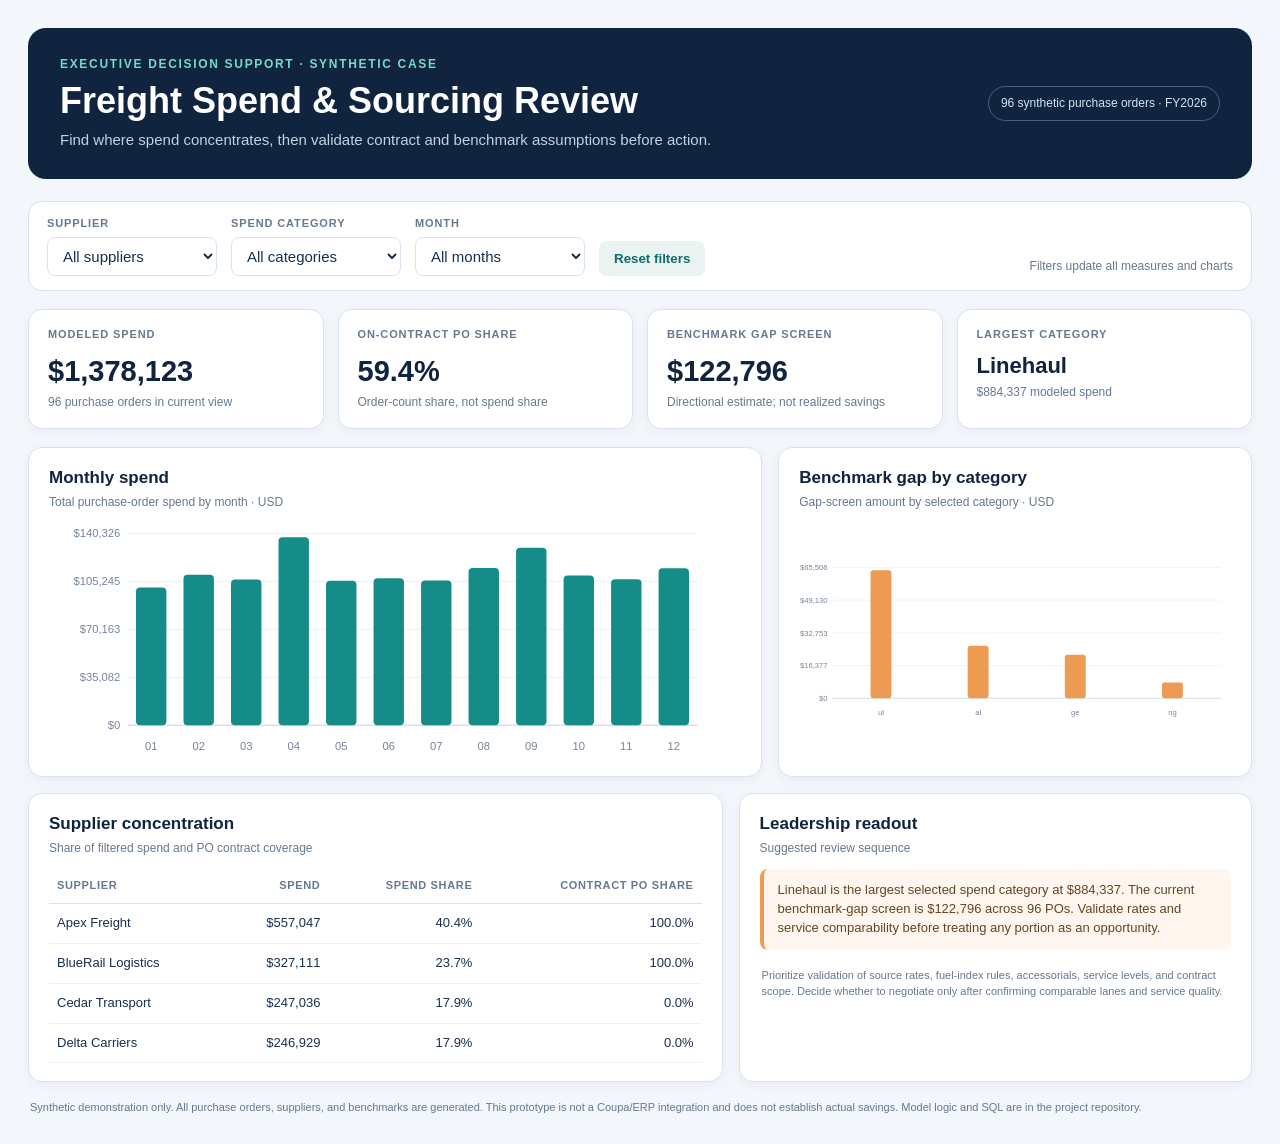
<file: projects/procurement-spend-sourcing-bi/dashboard/index.html>
<!doctype html>
<html lang="en">
<head>
<meta charset="utf-8"><meta name="viewport" content="width=device-width,initial-scale=1">
<meta name="description" content="Interactive synthetic procurement spend and sourcing decision-support dashboard">
<title>Freight Spend &amp; Sourcing Review</title>
<style>
:root{--navy:#10233f;--ink:#19304c;--muted:#657991;--teal:#168c89;--amber:#ed9b52;--line:#d9e2ee;--canvas:#f3f6fa;--white:#fff}
*{box-sizing:border-box}body{margin:0;background:var(--canvas);color:var(--ink);font:15px/1.45 Inter,Segoe UI,Arial,sans-serif}
.shell{max-width:1440px;margin:0 auto;padding:28px}.hero{background:var(--navy);color:white;border-radius:18px;padding:28px 32px;margin-bottom:22px;display:flex;justify-content:space-between;gap:20px;align-items:center}.eyebrow{font-size:12px;font-weight:800;letter-spacing:.14em;color:#74dbc6;text-transform:uppercase}.hero h1{font-size:clamp(25px,3vw,36px);line-height:1.1;margin:8px 0}.hero p{margin:0;color:#c4d2e3}.badge{border:1px solid #48617e;border-radius:999px;padding:8px 12px;color:#d6e4f4;font-size:12px;white-space:nowrap}
.filters{background:white;border:1px solid var(--line);border-radius:14px;padding:14px 18px;display:flex;align-items:end;gap:14px;margin-bottom:18px;flex-wrap:wrap}.field{display:grid;gap:5px;min-width:170px}.field label{font-size:11px;text-transform:uppercase;letter-spacing:.08em;color:var(--muted);font-weight:800}.field select{padding:9px 11px;border:1px solid var(--line);border-radius:8px;background:white;color:var(--ink);font:inherit}.filters button{padding:10px 15px;border:0;border-radius:8px;background:#e8f3f2;color:#116d6a;font-weight:700;cursor:pointer}.filters .hint{margin-left:auto;color:var(--muted);font-size:12px}
.kpis{display:grid;grid-template-columns:repeat(4,minmax(0,1fr));gap:14px;margin-bottom:18px}.card,.panel{background:white;border:1px solid var(--line);border-radius:14px;box-shadow:0 3px 12px #19304c0b}.card{padding:17px 19px}.label{color:var(--muted);font-size:11px;font-weight:800;letter-spacing:.08em;text-transform:uppercase}.value{font-size:29px;font-weight:800;color:var(--navy);margin:7px 0 2px}.sub{color:var(--muted);font-size:12px}
.grid{display:grid;grid-template-columns:minmax(0,1.55fr) minmax(330px,1fr);gap:16px;margin-bottom:16px}.panel{padding:18px 20px;min-width:0}.panel h2{font-size:17px;color:var(--navy);margin:0 0 3px}.panel .caption{font-size:12px;color:var(--muted);margin-bottom:12px}.chart{width:100%;min-height:235px}.chart svg{width:100%;height:235px;display:block;overflow:visible}.axis{stroke:#cbd6e3;stroke-width:1}.gridline{stroke:#e9eef4;stroke-width:1}.axis-label{fill:#74859b;font-size:11px}.bar{fill:var(--teal)}.bar:hover{fill:#0d6e6c}.gapbar{fill:var(--amber)}.legend{font-size:11px;color:var(--muted)}
.bottom{display:grid;grid-template-columns:minmax(0,1.15fr) minmax(300px,.85fr);gap:16px}.table-wrap{overflow:auto}table{border-collapse:collapse;width:100%;font-size:13px}th{text-align:left;color:var(--muted);font-size:11px;text-transform:uppercase;letter-spacing:.06em;padding:9px 8px;border-bottom:1px solid var(--line)}td{padding:10px 8px;border-bottom:1px solid #edf1f5}td.num,th.num{text-align:right}.callout{background:#fff7ef;border-left:4px solid var(--amber);padding:12px 14px;border-radius:8px;color:#644522;font-size:13px}.foot{font-size:11px;color:var(--muted);margin:18px 2px 0}.empty{color:var(--muted);padding:24px;text-align:center}
@media(max-width:900px){.kpis{grid-template-columns:repeat(2,1fr)}.grid,.bottom{grid-template-columns:1fr}.hero{align-items:flex-start;flex-direction:column}.filters .hint{margin-left:0;width:100%}}
@media(max-width:520px){.shell{padding:14px}.kpis{grid-template-columns:1fr 1fr;gap:9px}.card{padding:13px}.value{font-size:23px}.panel{padding:15px}.badge{white-space:normal}}
</style>
</head>
<body>
<main class="shell">
<header class="hero"><div><div class="eyebrow">Executive decision support · synthetic case</div><h1>Freight Spend &amp; Sourcing Review</h1><p>Find where spend concentrates, then validate contract and benchmark assumptions before action.</p></div><div class="badge">96 synthetic purchase orders · FY2026</div></header>
<section class="filters" aria-label="Dashboard filters">
<div class="field"><label for="supplier">Supplier</label><select id="supplier"><option value="all">All suppliers</option></select></div>
<div class="field"><label for="category">Spend category</label><select id="category"><option value="all">All categories</option></select></div>
<div class="field"><label for="month">Month</label><select id="month"><option value="all">All months</option></select></div>
<button id="reset" type="button">Reset filters</button><span class="hint">Filters update all measures and charts</span>
</section>
<section class="kpis" aria-label="Key metrics">
<article class="card"><div class="label">Modeled spend</div><div id="kpiSpend" class="value">—</div><div id="kpiOrders" class="sub">—</div></article>
<article class="card"><div class="label">On-contract PO share</div><div id="kpiContract" class="value">—</div><div class="sub">Order-count share, not spend share</div></article>
<article class="card"><div class="label">Benchmark gap screen</div><div id="kpiGap" class="value">—</div><div class="sub">Directional estimate; not realized savings</div></article>
<article class="card"><div class="label">Largest category</div><div id="kpiCategory" class="value" style="font-size:22px">—</div><div id="kpiCategorySpend" class="sub">—</div></article>
</section>
<section class="grid">
<article class="panel"><h2>Monthly spend</h2><div class="caption">Total purchase-order spend by month · USD</div><div id="monthlyChart" class="chart" role="img" aria-label="Monthly spend bar chart"></div></article>
<article class="panel"><h2>Benchmark gap by category</h2><div class="caption">Gap-screen amount by selected category · USD</div><div id="categoryChart" class="chart" role="img" aria-label="Category benchmark gap chart"></div></article>
</section>
<section class="bottom">
<article class="panel"><h2>Supplier concentration</h2><div class="caption">Share of filtered spend and PO contract coverage</div><div class="table-wrap"><table><thead><tr><th>Supplier</th><th class="num">Spend</th><th class="num">Spend share</th><th class="num">Contract PO share</th></tr></thead><tbody id="supplierRows"></tbody></table></div></article>
<aside class="panel"><h2>Leadership readout</h2><div class="caption">Suggested review sequence</div><div id="readout" class="callout">—</div><p class="foot">Prioritize validation of source rates, fuel-index rules, accessorials, service levels, and contract scope. Decide whether to negotiate only after confirming comparable lanes and service quality.</p></aside>
</section>
<p class="foot">Synthetic demonstration only. All purchase orders, suppliers, and benchmarks are generated. This prototype is not a Coupa/ERP integration and does not establish actual savings. Model logic and SQL are in the project repository.</p>
</main>
<script src="data.js"></script>
<script>
(()=>{'use strict';
const rows=window.SPEND_ROWS||[];const by=id=>document.getElementById(id);const fmt=n=>new Intl.NumberFormat('en-US',{style:'currency',currency:'USD',maximumFractionDigits:0}).format(n);const pct=n=>(n*100).toFixed(1)+'%';
const uniq=k=>[...new Set(rows.map(r=>r[k]))].sort();
for(const [id,key] of [['supplier','supplier'],['category','category'],['month','month']])for(const val of uniq(key)){const o=document.createElement('option');o.value=val;o.textContent=val;by(id).append(o)}
function renderBars(target,items,{labelKey,valueKey,colorClass,formatValue}){const w=620,h=230,left=48,right=14,top=10,bottom=32,plotH=h-top-bottom,plotW=w-left-right,max=Math.max(1,...items.map(x=>x[valueKey]));let s=`<svg viewBox="0 0 ${w} ${h}" role="presentation">`;for(let t=0;t<=4;t++){const y=top+plotH*t/4,val=max*(1-t/4);s+=`<line class="gridline" x1="${left}" y1="${y}" x2="${w-right}" y2="${y}"/><text class="axis-label" x="${left-7}" y="${y+4}" text-anchor="end">${formatValue(val)}</text>`}s+=`<line class="axis" x1="${left}" y1="${top+plotH}" x2="${w-right}" y2="${top+plotH}"/>`;const gap=plotW/Math.max(items.length,1),bw=Math.min(30,gap*.64);items.forEach((x,i)=>{const bh=x[valueKey]/max*(plotH-4),bx=left+i*gap+(gap-bw)/2,by=top+plotH-bh;s+=`<rect class="${colorClass}" x="${bx}" y="${by}" width="${bw}" height="${bh}" rx="4"><title>${x[labelKey]}: ${formatValue(x[valueKey])}</title></rect><text class="axis-label" x="${bx+bw/2}" y="${h-8}" text-anchor="middle">${String(x[labelKey]).slice(-2)}</text>`});s+='</svg>';by(target).innerHTML=items.length?s:'<div class="empty">No records match these filters.</div>'}
function update(){const supplier=by('supplier').value,category=by('category').value,month=by('month').value;const f=rows.filter(r=>(supplier==='all'||r.supplier===supplier)&&(category==='all'||r.category===category)&&(month==='all'||r.month===month));const spend=f.reduce((a,r)=>a+Number(r.spend_usd),0),gap=f.reduce((a,r)=>a+Math.max(0,Number(r.spend_usd)-Number(r.benchmark_rate_usd)),0),contract=f.length?f.filter(r=>Number(r.on_contract_flag)===1).length/f.length:0;by('kpiSpend').textContent=fmt(spend);by('kpiOrders').textContent=`${f.length} purchase orders in current view`;by('kpiContract').textContent=pct(contract);by('kpiGap').textContent=fmt(gap);
const cats=new Map();for(const r of f)cats.set(r.category,(cats.get(r.category)||0)+Number(r.spend_usd));const top=[...cats].sort((a,b)=>b[1]-a[1])[0];by('kpiCategory').textContent=top?top[0]:'—';by('kpiCategorySpend').textContent=top?`${fmt(top[1])} modeled spend`:'';
const months=new Map();for(const r of f)months.set(r.month,(months.get(r.month)||0)+Number(r.spend_usd));renderBars('monthlyChart',[...months].sort().map(([month,value])=>({month,value})),{labelKey:'month',valueKey:'value',colorClass:'bar',formatValue:fmt});const cg=new Map();for(const r of f)cg.set(r.category,(cg.get(r.category)||0)+Math.max(0,Number(r.spend_usd)-Number(r.benchmark_rate_usd)));renderBars('categoryChart',[...cg].sort((a,b)=>b[1]-a[1]).map(([category,value])=>({category,value})),{labelKey:'category',valueKey:'value',colorClass:'gapbar',formatValue:fmt});
const sup=new Map();for(const r of f){const q=sup.get(r.supplier)||{spend:0,orders:0,contract:0};q.spend+=Number(r.spend_usd);q.orders++;q.contract+=Number(r.on_contract_flag);sup.set(r.supplier,q)}const list=[...sup].sort((a,b)=>b[1].spend-a[1].spend);by('supplierRows').innerHTML=list.map(([n,q])=>`<tr><td>${n}</td><td class="num">${fmt(q.spend)}</td><td class="num">${pct(q.spend/spend)}</td><td class="num">${pct(q.contract/q.orders)}</td></tr>`).join('')||'<tr><td colspan="4">No supplier rows for this selection.</td></tr>';
by('readout').textContent=top?`${top[0]} is the largest selected spend category at ${fmt(top[1])}. The current benchmark-gap screen is ${fmt(gap)} across ${f.length} POs. Validate rates and service comparability before treating any portion as an opportunity.`:'No records match the selected filters.'}
for(const id of ['supplier','category','month'])by(id).addEventListener('change',update);by('reset').addEventListener('click',()=>{for(const id of ['supplier','category','month'])by(id).value='all';update()});update();
})();
</script>
</body>
</html>
</file>
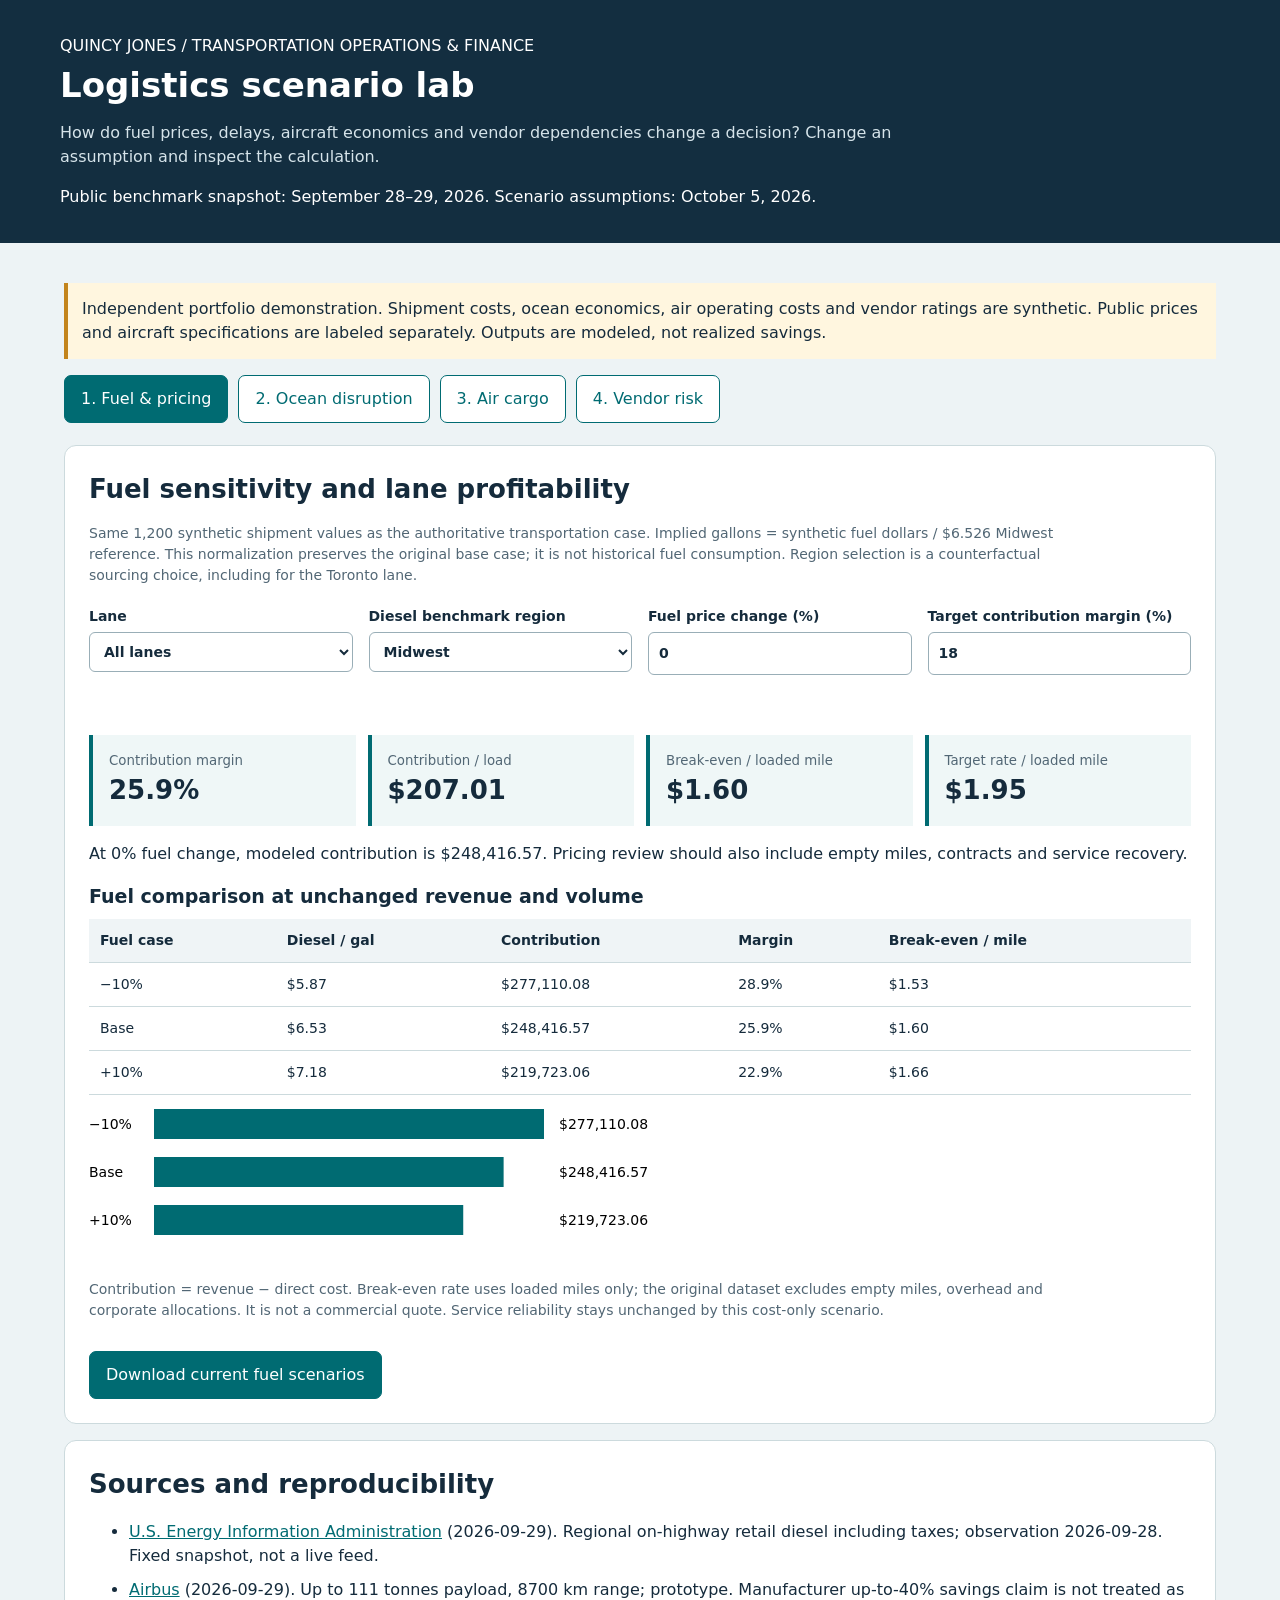
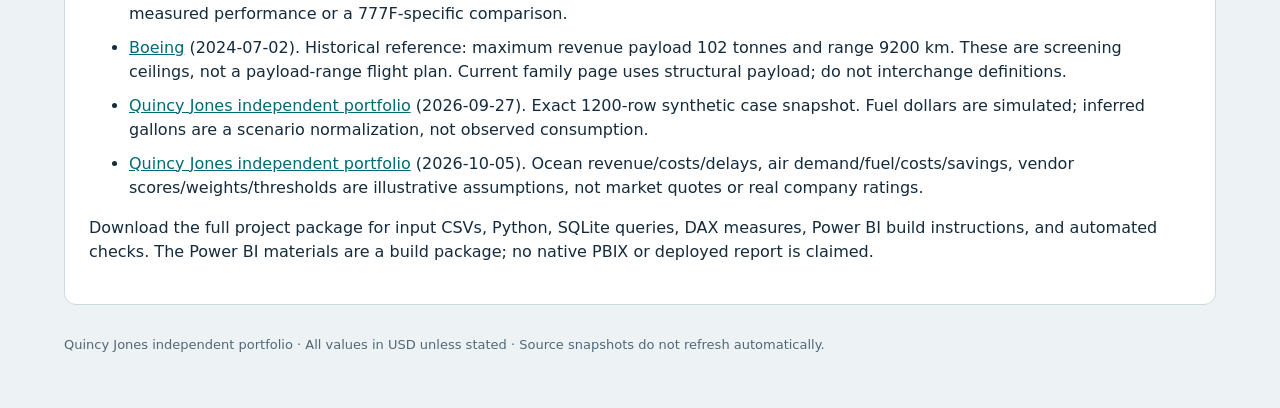
<file: projects/logistics-scenarios/dashboard.html>
<!doctype html>
<html lang="en"><head><meta charset="utf-8"><meta name="viewport" content="width=device-width,initial-scale=1">
<title>Logistics scenario lab | Quincy Jones</title>
<style>
:root{color-scheme:light;--ink:#152b3c;--muted:#526775;--accent:#006b72;--bg:#edf3f5;--line:#ccdadd}*{box-sizing:border-box}body{margin:0;background:var(--bg);color:var(--ink);font:16px/1.5 system-ui,sans-serif}header{background:#132e40;color:white;padding:34px max(24px,calc((100vw - 1160px)/2))}h1{font-size:34px;line-height:1.15;margin:8px 0}header p{max-width:900px;color:#d6e4ea}main{max-width:1200px;margin:auto;padding:24px}nav{display:flex;gap:10px;flex-wrap:wrap;margin-bottom:22px}button{border:1px solid var(--accent);background:white;color:var(--accent);border-radius:7px;padding:11px 16px;font:inherit;cursor:pointer}button[aria-selected=true],button.download{background:var(--accent);color:white}button:focus-visible,input:focus-visible,select:focus-visible{outline:3px solid #f9ae31;outline-offset:3px}.panel{display:none}.panel.active{display:block}.box{background:white;border:1px solid var(--line);border-radius:12px;padding:24px;margin:16px 0}h2{font-size:26px;margin:0 0 10px}h3{font-size:19px;margin:8px 0}.hint{color:var(--muted);font-size:14px;max-width:1000px}.controls{display:grid;grid-template-columns:repeat(auto-fit,minmax(210px,1fr));gap:16px;margin:20px 0}label{display:flex;flex-direction:column;gap:5px;font-size:14px;font-weight:600}input,select{font:inherit;color:var(--ink);border:1px solid #99aeb7;padding:10px;border-radius:6px;background:white;width:100%}.kpis{display:grid;grid-template-columns:repeat(auto-fit,minmax(190px,1fr));gap:12px}.kpi{border-left:4px solid var(--accent);background:#eff7f7;padding:16px}.kpi small{display:block;color:var(--muted)}.kpi strong{display:block;font-size:26px}.tablewrap{overflow:auto}table{border-collapse:collapse;width:100%;font-size:14px;white-space:nowrap}th,td{text-align:left;padding:11px;border-bottom:1px solid var(--line)}th{background:#eff4f6}td input{min-width:65px;width:75px;padding:6px}svg{width:100%;max-width:660px;height:170px;display:block}.error{color:#a02c22;font-weight:600;min-height:24px}.note{background:#fff6df;padding:14px;border-left:4px solid #c3841c}.sources a{color:var(--accent);overflow-wrap:anywhere}.sources li{margin:10px 0}footer{font-size:13px;color:var(--muted);margin:30px 0}.tabs-help{font-size:13px}.download{margin-top:16px}@media(max-width:600px){header{padding:24px}h1{font-size:28px}main{padding:14px}.box{padding:16px}.controls{grid-template-columns:1fr}.kpi strong{font-size:23px}}
</style></head><body>
<header><div>QUINCY JONES / TRANSPORTATION OPERATIONS & FINANCE</div><h1>Logistics scenario lab</h1><p>How do fuel prices, delays, aircraft economics and vendor dependencies change a decision? Change an assumption and inspect the calculation.</p><div>Public benchmark snapshot: September 28–29, 2026. Scenario assumptions: October 5, 2026.</div></header>
<main><p class="note">Independent portfolio demonstration. Shipment costs, ocean economics, air operating costs and vendor ratings are synthetic. Public prices and aircraft specifications are labeled separately. Outputs are modeled, not realized savings.</p>
<nav aria-label="Scenario models" role="tablist"><button role="tab" aria-selected="true" data-tab="fuel">1. Fuel & pricing</button><button role="tab" aria-selected="false" data-tab="ocean">2. Ocean disruption</button><button role="tab" aria-selected="false" data-tab="air">3. Air cargo</button><button role="tab" aria-selected="false" data-tab="vendor">4. Vendor risk</button></nav>
<section id="fuel" class="panel active" role="tabpanel"><div class="box"><h2>Fuel sensitivity and lane profitability</h2><p class="hint">Same 1,200 synthetic shipment values as the authoritative transportation case. Implied gallons = synthetic fuel dollars / $6.526 Midwest reference. This normalization preserves the original base case; it is not historical fuel consumption. Region selection is a counterfactual sourcing choice, including for the Toronto lane.</p>
<div class="controls"><label>Lane<select id="f-lane"></select></label><label>Diesel benchmark region<select id="f-region"></select></label><label>Fuel price change (%)<input id="f-shock" type="number" value="0" min="-100" step="1"></label><label>Target contribution margin (%)<input id="f-target" type="number" value="18" min="0" max="99.9" step="0.1"></label></div><p class="error" id="f-error" role="status"></p><div class="kpis" id="f-kpis"></div><p id="f-takeaway"></p><h3>Fuel comparison at unchanged revenue and volume</h3><div class="tablewrap" id="f-table"></div><div id="f-chart"></div><p class="hint">Contribution = revenue − direct cost. Break-even rate uses loaded miles only; the original dataset excludes empty miles, overhead and corporate allocations. It is not a commercial quote. Service reliability stays unchanged by this cost-only scenario.</p><button class="download" data-export="fuel">Download current fuel scenarios</button></div></section>
<section id="ocean" class="panel" role="tabpanel"><div class="box"><h2>Ocean freight and inventory delay</h2><p class="hint">Fictional shipment economics, separate from the trucking case. Annual carry rate includes financing and inventory costs; baseline transit carry is included once. Extra days add incremental carry, avoiding double counting.</p><div class="controls"><label>Shipment revenue (USD)<input id="o-revenue" type="number" value="18000" min="1"></label><label>Other shipment costs (USD)<input id="o-other" type="number" value="10000" min="0"></label><label>Baseline freight (USD)<input id="o-freight" type="number" value="4000" min="0"></label><label>Inventory value (USD)<input id="o-value" type="number" value="120000" min="0"></label><label>Annual carry rate (%)<input id="o-carry" type="number" value="20" min="0" max="100"></label><label>Baseline transit (days)<input id="o-days" type="number" value="25" min="0"></label><label>Freight rate change (%)<input id="o-shock" type="number" value="25" min="-100"></label><label>Extra transit days<input id="o-extra" type="number" value="10" min="0"></label></div><p class="error" id="o-error" role="status"></p><div class="kpis" id="o-kpis"></div><p id="o-takeaway"></p><div class="tablewrap" id="o-table"></div><p class="hint">Carry cost = inventory value × annual carry rate × transit days / 365. No demand elasticity, lost sales, taxes, demurrage or service penalty is assumed; add evidence before using commercially.</p><button class="download" data-export="ocean">Download current ocean scenarios</button></div></section>
<section id="air" class="panel" role="tabpanel"><div class="box"><h2>Air-cargo mission economics</h2><p class="hint">Compare two modeled missions at the same demand and distance. Published payload and range are screening ceilings; they do not establish a payload-range curve, net capacity after ULDs, dispatch feasibility or actual trip fuel.</p><div class="controls"><label>Route distance (km)<input id="a-distance" type="number" value="6000" min="1"></label><label>Route demand (metric tonnes)<input id="a-demand" type="number" value="80" min="0.1" step="1"></label><label>Reference trip fuel (kg, assumption)<input id="a-fuel" type="number" value="45000" min="1"></label><label>Jet fuel price (USD/kg, assumption)<input id="a-price" type="number" value="0.9" min="0" step="0.05"></label><label>Reference nonfuel cost (USD)<input id="a-other" type="number" value="30000" min="0"></label><label>A350F nonfuel premium (USD)<input id="a-premium" type="number" value="5000" min="0"></label><label>A350F fuel reduction (%, assumption)<input id="a-saving" type="number" value="20" min="0" max="99.9" step="1"></label></div><p class="error" id="a-error" role="status"></p><div class="kpis" id="a-kpis"></div><div class="tablewrap" id="a-table"></div><p id="a-takeaway"></p><p class="note">A350F was in flight testing at the source date. The selected fuel reduction is hypothetical, not a measured A350F-versus-777F result. Both operating-cost inputs require airline mission data before drawing a fleet investment conclusion.</p><p class="hint">Cost/tonne-mile = modeled trip cost / (carried metric tonnes × distance km / 1.609344). Fuel intensity = kg fuel / tonne-km. Utilization means payload utilization, not aircraft hours. Cost/tonne-mile is withheld if demand or distance exceeds the published ceiling. The reference uses Boeing's dated 2024 revenue-payload release, not its current gross structural-payload definition.</p><button class="download" data-export="air">Download current aircraft comparison</button></div></section>
<section id="vendor" class="panel" role="tabpanel"><div class="box"><h2>Vendor risk review</h2><p class="hint">Fictional vendors. Score each factor 0–100, with higher meaning greater risk. Ownership evaluates change-of-control clarity and governance evidence, not nationality. Scores are a transparent prioritization rubric, not probability of failure.</p><h3>Factor weights (must total 100%)</h3><div class="controls" id="v-weights"></div><div class="tablewrap" id="v-inputs"></div><p class="error" id="v-error" role="status"></p><div class="kpis" id="v-kpis"></div><div class="tablewrap" id="v-table"></div><p class="hint">Risk = weighted factor scores. 70+ triggers priority review; 40–69.99 review; below 40 monitor. Any missing factor keeps the score blank. Bounds assign 0 and 100 to missing factors to show uncertainty. These are illustrative thresholds; change them in assumptions.json and rebuild for another policy.</p><p>Evidence to collect: beneficial ownership and change-of-control terms; data permissions and retention; security control evidence and incident response; lane volume shares; substitutability, tested recovery and exit plans.</p><button class="download" data-export="vendor">Download current vendor review</button></div></section>
<div class="box sources"><h2>Sources and reproducibility</h2><ul id="sources"></ul><p>Download the full project package for input CSVs, Python, SQLite queries, DAX measures, Power BI build instructions, and automated checks. The Power BI materials are a build package; no native PBIX or deployed report is claimed.</p></div><footer>Quincy Jones independent portfolio · All values in USD unless stated · Source snapshots do not refresh automatically.</footer></main>
<script id="model-data" type="application/json">{"assumptions": {"as_of": "2026-10-05", "diesel_observation_date": "2026-09-28", "diesel_reference_region": "Midwest", "target_margin": 0.18, "fuel_shocks": [-0.1, 0, 0.1], "ocean": {"revenue_usd": 18000, "nonfreight_cost_usd": 10000, "freight_usd": 4000, "inventory_value_usd": 120000, "annual_carry_rate": 0.2, "baseline_transit_days": 25}, "ocean_cases": [{"case": "Base", "rate_change": 0, "extra_days": 0}, {"case": "Disruption", "rate_change": 0.25, "extra_days": 10}, {"case": "Severe", "rate_change": 0.5, "extra_days": 20}], "air": {"distance_km": 6000, "demand_tonnes": 80, "reference_fuel_kg": 45000, "fuel_usd_per_kg": 0.9, "nonfuel_trip_cost_usd": 30000, "a350f_fuel_saving_assumption": 0.2, "a350f_nonfuel_premium_usd": 5000}, "vendor_weights": {"ownership": 0.15, "data_access": 0.2, "cybersecurity": 0.25, "route_concentration": 0.2, "operational_dependency": 0.2}, "vendor_thresholds": {"review": 40, "priority": 70}}, "diesel": [{"region": "U.S.", "observation_date": "2026-09-28", "usd_per_gallon": "6.382", "source_id": "EIA"}, {"region": "East Coast", "observation_date": "2026-09-28", "usd_per_gallon": "6.137", "source_id": "EIA"}, {"region": "New England", "observation_date": "2026-09-28", "usd_per_gallon": "6.510", "source_id": "EIA"}, {"region": "Central Atlantic", "observation_date": "2026-09-28", "usd_per_gallon": "6.531", "source_id": "EIA"}, {"region": "Lower Atlantic", "observation_date": "2026-09-28", "usd_per_gallon": "5.953", "source_id": "EIA"}, {"region": "Midwest", "observation_date": "2026-09-28", "usd_per_gallon": "6.526", "source_id": "EIA"}, {"region": "Gulf Coast", "observation_date": "2026-09-28", "usd_per_gallon": "5.955", "source_id": "EIA"}, {"region": "Rocky Mountain", "observation_date": "2026-09-28", "usd_per_gallon": "6.407", "source_id": "EIA"}, {"region": "West Coast", "observation_date": "2026-09-28", "usd_per_gallon": "7.357", "source_id": "EIA"}, {"region": "West Coast less California", "observation_date": "2026-09-28", "usd_per_gallon": "6.643", "source_id": "EIA"}, {"region": "California", "observation_date": "2026-09-28", "usd_per_gallon": "8.181", "source_id": "EIA"}], "aircraft": [{"aircraft": "777F reference", "reported_payload_tonnes": "102", "payload_definition": "Published maximum revenue payload in 2024 release", "range_km": "9200", "source_id": "BOEING_2024", "status": "In-service reference specification"}, {"aircraft": "A350F", "reported_payload_tonnes": "111", "payload_definition": "Published up-to payload in 2026 release", "range_km": "8700", "source_id": "AIRBUS_2026", "status": "Prototype flight-test program"}], "vendors": [{"vendor_id": "V01", "vendor_name": "Sample Carrier A", "ownership": "20", "data_access": "40", "cybersecurity": "35", "route_concentration": "75", "operational_dependency": "80", "evidence_status": "Complete fictional evidence"}, {"vendor_id": "V02", "vendor_name": "Sample Platform B", "ownership": "45", "data_access": "90", "cybersecurity": "85", "route_concentration": "25", "operational_dependency": "90", "evidence_status": "Complete fictional evidence"}, {"vendor_id": "V03", "vendor_name": "Sample Carrier C", "ownership": "20", "data_access": "20", "cybersecurity": "25", "route_concentration": "20", "operational_dependency": "30", "evidence_status": "Complete fictional evidence"}, {"vendor_id": "V04", "vendor_name": "Sample Platform D", "ownership": "50", "data_access": "75", "cybersecurity": "", "route_concentration": "60", "operational_dependency": "70", "evidence_status": "Cybersecurity evidence missing"}], "base_lanes": [{"lane": "Detroit-Chicago", "shipments": 200, "revenue_usd": 122907.58, "base_fuel_usd": 35111.18, "inferred_gallons": 5380.199203187251, "scenario_fuel_usd": 35111.18, "nonfuel_cost_usd": 56712.11, "direct_cost_usd": 91823.29000000001, "contribution_usd": 31084.289999999994, "contribution_margin": 0.25290783530193983, "margin_per_load_usd": 155.42144999999996, "break_even_rate_usd_per_loaded_mile": 1.6624113333936816, "target_rate_usd_per_loaded_mile": 2.0273308943825383, "required_revenue_uplift": 0, "on_time_rate": 0.915, "loaded_miles": 55235.0}, {"lane": "Detroit-Cleveland", "shipments": 200, "revenue_usd": 81572.29, "base_fuel_usd": 23142.27, "inferred_gallons": 3546.164572479314, "scenario_fuel_usd": 23142.27, "nonfuel_cost_usd": 44109.92, "direct_cost_usd": 67252.19, "contribution_usd": 14320.099999999991, "contribution_margin": 0.1755510357745258, "margin_per_load_usd": 71.60049999999995, "break_even_rate_usd_per_loaded_mile": 1.9837818943394, "target_rate_usd_per_loaded_mile": 2.419246212609024, "required_revenue_uplift": 0.00542556612862688, "on_time_rate": 0.925, "loaded_miles": 33901.0}, {"lane": "Detroit-Atlanta", "shipments": 200, "revenue_usd": 290721.1, "base_fuel_usd": 90159.15, "inferred_gallons": 13815.376953723568, "scenario_fuel_usd": 90159.15, "nonfuel_cost_usd": 116287.13, "direct_cost_usd": 206446.28, "contribution_usd": 84274.81999999998, "contribution_margin": 0.28988202094722393, "margin_per_load_usd": 421.3740999999999, "break_even_rate_usd_per_loaded_mile": 1.4278244390959138, "target_rate_usd_per_loaded_mile": 1.7412493159706266, "required_revenue_uplift": 0, "on_time_rate": 0.88, "loaded_miles": 144588.0}, {"lane": "Detroit-Toronto", "shipments": 200, "revenue_usd": 117231.29, "base_fuel_usd": 33017.25, "inferred_gallons": 5059.339564817653, "scenario_fuel_usd": 33017.25, "nonfuel_cost_usd": 55189.73, "direct_cost_usd": 88206.98000000001, "contribution_usd": 29024.309999999983, "contribution_margin": 0.24758159702925717, "margin_per_load_usd": 145.12154999999993, "break_even_rate_usd_per_loaded_mile": 1.8813074265239094, "target_rate_usd_per_loaded_mile": 2.2942773494194015, "required_revenue_uplift": 0, "on_time_rate": 0.94, "loaded_miles": 46886.0}, {"lane": "Detroit-Nashville", "shipments": 200, "revenue_usd": 223887.85, "base_fuel_usd": 69729.72, "inferred_gallons": 10684.909592399632, "scenario_fuel_usd": 69729.72, "nonfuel_cost_usd": 94754.49, "direct_cost_usd": 164484.21000000002, "contribution_usd": 59403.639999999985, "contribution_margin": 0.265327662934813, "margin_per_load_usd": 297.0181999999999, "break_even_rate_usd_per_loaded_mile": 1.5393071984727111, "target_rate_usd_per_loaded_mile": 1.8772039005764767, "required_revenue_uplift": 0, "on_time_rate": 0.9, "loaded_miles": 106856.0}, {"lane": "Detroit-Indianapolis", "shipments": 200, "revenue_usd": 122386.64, "base_fuel_usd": 35775.53, "inferred_gallons": 5481.9996935335585, "scenario_fuel_usd": 35775.53, "nonfuel_cost_usd": 56301.7, "direct_cost_usd": 92077.23, "contribution_usd": 30309.410000000003, "contribution_margin": 0.24765293009106226, "margin_per_load_usd": 151.54705, "break_even_rate_usd_per_loaded_mile": 1.5999796694990356, "target_rate_usd_per_loaded_mile": 1.9511947189012628, "required_revenue_uplift": 0, "on_time_rate": 0.935, "loaded_miles": 57549.0}], "ocean": [{"case": "Base", "rate_change": 0, "extra_days": 0, "revenue_usd": 18000.0, "baseline_freight_usd": 4000.0, "scenario_freight_usd": 4000.0, "baseline_carry_usd": 1643.835616438356, "extra_carry_usd": 0.0, "total_cost_usd": 15643.835616438357, "contribution_usd": 2356.1643835616433, "margin": 0.13089802130898018, "margin_erosion_usd": 0.0, "margin_erosion_pp": 0.0, "total_transit_days": 25.0}, {"case": "Disruption", "rate_change": 0.25, "extra_days": 10, "revenue_usd": 18000.0, "baseline_freight_usd": 4000.0, "scenario_freight_usd": 5000.0, "baseline_carry_usd": 1643.835616438356, "extra_carry_usd": 657.5342465753424, "total_cost_usd": 17301.369863013697, "contribution_usd": 698.6301369863031, "margin": 0.03881278538812795, "margin_erosion_usd": 1657.5342465753401, "margin_erosion_pp": 9.208523592085223, "total_transit_days": 35.0}, {"case": "Severe", "rate_change": 0.5, "extra_days": 20, "revenue_usd": 18000.0, "baseline_freight_usd": 4000.0, "scenario_freight_usd": 6000.0, "baseline_carry_usd": 1643.835616438356, "extra_carry_usd": 1315.0684931506848, "total_cost_usd": 18958.90410958904, "contribution_usd": -958.9041095890389, "margin": -0.05327245053272438, "margin_erosion_usd": 3315.068493150682, "margin_erosion_pp": 18.417047184170457, "total_transit_days": 45.0}], "air": [{"scenario_id": "D60-S0", "aircraft": "777F reference", "distance_km": 6000.0, "demand_tonnes": 60.0, "modeled_carried_tonnes": 60.0, "unserved_tonnes": 0, "payload_utilization": 0.5882352941176471, "fuel_saving_assumption": 0.0, "modeled_fuel_kg": 45000.0, "trip_cost_usd": 70500.0, "tonne_miles": 223693.6292054402, "cost_usd_per_tonne_mile": 0.31516320000000003, "fuel_kg_per_tonne_km": 0.125, "feasibility": "Within published ceilings", "range_utilization": 0.6521739130434783}, {"scenario_id": "D60-S0", "aircraft": "A350F", "distance_km": 6000.0, "demand_tonnes": 60.0, "modeled_carried_tonnes": 60.0, "unserved_tonnes": 0, "payload_utilization": 0.5405405405405406, "fuel_saving_assumption": 0.0, "modeled_fuel_kg": 45000.0, "trip_cost_usd": 75500.0, "tonne_miles": 223693.6292054402, "cost_usd_per_tonne_mile": 0.33751520000000007, "fuel_kg_per_tonne_km": 0.125, "feasibility": "Within published ceilings", "range_utilization": 0.6896551724137931}, {"scenario_id": "D60-S20", "aircraft": "777F reference", "distance_km": 6000.0, "demand_tonnes": 60.0, "modeled_carried_tonnes": 60.0, "unserved_tonnes": 0, "payload_utilization": 0.5882352941176471, "fuel_saving_assumption": 0.0, "modeled_fuel_kg": 45000.0, "trip_cost_usd": 70500.0, "tonne_miles": 223693.6292054402, "cost_usd_per_tonne_mile": 0.31516320000000003, "fuel_kg_per_tonne_km": 0.125, "feasibility": "Within published ceilings", "range_utilization": 0.6521739130434783}, {"scenario_id": "D60-S20", "aircraft": "A350F", "distance_km": 6000.0, "demand_tonnes": 60.0, "modeled_carried_tonnes": 60.0, "unserved_tonnes": 0, "payload_utilization": 0.5405405405405406, "fuel_saving_assumption": 0.2, "modeled_fuel_kg": 36000.0, "trip_cost_usd": 67400.0, "tonne_miles": 223693.6292054402, "cost_usd_per_tonne_mile": 0.30130496000000007, "fuel_kg_per_tonne_km": 0.1, "feasibility": "Within published ceilings", "range_utilization": 0.6896551724137931}, {"scenario_id": "D60-S40", "aircraft": "777F reference", "distance_km": 6000.0, "demand_tonnes": 60.0, "modeled_carried_tonnes": 60.0, "unserved_tonnes": 0, "payload_utilization": 0.5882352941176471, "fuel_saving_assumption": 0.0, "modeled_fuel_kg": 45000.0, "trip_cost_usd": 70500.0, "tonne_miles": 223693.6292054402, "cost_usd_per_tonne_mile": 0.31516320000000003, "fuel_kg_per_tonne_km": 0.125, "feasibility": "Within published ceilings", "range_utilization": 0.6521739130434783}, {"scenario_id": "D60-S40", "aircraft": "A350F", "distance_km": 6000.0, "demand_tonnes": 60.0, "modeled_carried_tonnes": 60.0, "unserved_tonnes": 0, "payload_utilization": 0.5405405405405406, "fuel_saving_assumption": 0.4, "modeled_fuel_kg": 27000.0, "trip_cost_usd": 59300.0, "tonne_miles": 223693.6292054402, "cost_usd_per_tonne_mile": 0.26509472000000006, "fuel_kg_per_tonne_km": 0.075, "feasibility": "Within published ceilings", "range_utilization": 0.6896551724137931}, {"scenario_id": "D80-S0", "aircraft": "777F reference", "distance_km": 6000.0, "demand_tonnes": 80.0, "modeled_carried_tonnes": 80.0, "unserved_tonnes": 0, "payload_utilization": 0.7843137254901961, "fuel_saving_assumption": 0.0, "modeled_fuel_kg": 45000.0, "trip_cost_usd": 70500.0, "tonne_miles": 298258.17227392027, "cost_usd_per_tonne_mile": 0.23637240000000004, "fuel_kg_per_tonne_km": 0.09375, "feasibility": "Within published ceilings", "range_utilization": 0.6521739130434783}, {"scenario_id": "D80-S0", "aircraft": "A350F", "distance_km": 6000.0, "demand_tonnes": 80.0, "modeled_carried_tonnes": 80.0, "unserved_tonnes": 0, "payload_utilization": 0.7207207207207207, "fuel_saving_assumption": 0.0, "modeled_fuel_kg": 45000.0, "trip_cost_usd": 75500.0, "tonne_miles": 298258.17227392027, "cost_usd_per_tonne_mile": 0.25313640000000004, "fuel_kg_per_tonne_km": 0.09375, "feasibility": "Within published ceilings", "range_utilization": 0.6896551724137931}, {"scenario_id": "D80-S20", "aircraft": "777F reference", "distance_km": 6000.0, "demand_tonnes": 80.0, "modeled_carried_tonnes": 80.0, "unserved_tonnes": 0, "payload_utilization": 0.7843137254901961, "fuel_saving_assumption": 0.0, "modeled_fuel_kg": 45000.0, "trip_cost_usd": 70500.0, "tonne_miles": 298258.17227392027, "cost_usd_per_tonne_mile": 0.23637240000000004, "fuel_kg_per_tonne_km": 0.09375, "feasibility": "Within published ceilings", "range_utilization": 0.6521739130434783}, {"scenario_id": "D80-S20", "aircraft": "A350F", "distance_km": 6000.0, "demand_tonnes": 80.0, "modeled_carried_tonnes": 80.0, "unserved_tonnes": 0, "payload_utilization": 0.7207207207207207, "fuel_saving_assumption": 0.2, "modeled_fuel_kg": 36000.0, "trip_cost_usd": 67400.0, "tonne_miles": 298258.17227392027, "cost_usd_per_tonne_mile": 0.22597872000000002, "fuel_kg_per_tonne_km": 0.075, "feasibility": "Within published ceilings", "range_utilization": 0.6896551724137931}, {"scenario_id": "D80-S40", "aircraft": "777F reference", "distance_km": 6000.0, "demand_tonnes": 80.0, "modeled_carried_tonnes": 80.0, "unserved_tonnes": 0, "payload_utilization": 0.7843137254901961, "fuel_saving_assumption": 0.0, "modeled_fuel_kg": 45000.0, "trip_cost_usd": 70500.0, "tonne_miles": 298258.17227392027, "cost_usd_per_tonne_mile": 0.23637240000000004, "fuel_kg_per_tonne_km": 0.09375, "feasibility": "Within published ceilings", "range_utilization": 0.6521739130434783}, {"scenario_id": "D80-S40", "aircraft": "A350F", "distance_km": 6000.0, "demand_tonnes": 80.0, "modeled_carried_tonnes": 80.0, "unserved_tonnes": 0, "payload_utilization": 0.7207207207207207, "fuel_saving_assumption": 0.4, "modeled_fuel_kg": 27000.0, "trip_cost_usd": 59300.0, "tonne_miles": 298258.17227392027, "cost_usd_per_tonne_mile": 0.19882104000000003, "fuel_kg_per_tonne_km": 0.05625, "feasibility": "Within published ceilings", "range_utilization": 0.6896551724137931}, {"scenario_id": "D100-S0", "aircraft": "777F reference", "distance_km": 6000.0, "demand_tonnes": 100.0, "modeled_carried_tonnes": 100.0, "unserved_tonnes": 0, "payload_utilization": 0.9803921568627451, "fuel_saving_assumption": 0.0, "modeled_fuel_kg": 45000.0, "trip_cost_usd": 70500.0, "tonne_miles": 372822.71534240036, "cost_usd_per_tonne_mile": 0.18909792, "fuel_kg_per_tonne_km": 0.075, "feasibility": "Within published ceilings", "range_utilization": 0.6521739130434783}, {"scenario_id": "D100-S0", "aircraft": "A350F", "distance_km": 6000.0, "demand_tonnes": 100.0, "modeled_carried_tonnes": 100.0, "unserved_tonnes": 0, "payload_utilization": 0.9009009009009009, "fuel_saving_assumption": 0.0, "modeled_fuel_kg": 45000.0, "trip_cost_usd": 75500.0, "tonne_miles": 372822.71534240036, "cost_usd_per_tonne_mile": 0.20250912000000001, "fuel_kg_per_tonne_km": 0.075, "feasibility": "Within published ceilings", "range_utilization": 0.6896551724137931}, {"scenario_id": "D100-S20", "aircraft": "777F reference", "distance_km": 6000.0, "demand_tonnes": 100.0, "modeled_carried_tonnes": 100.0, "unserved_tonnes": 0, "payload_utilization": 0.9803921568627451, "fuel_saving_assumption": 0.0, "modeled_fuel_kg": 45000.0, "trip_cost_usd": 70500.0, "tonne_miles": 372822.71534240036, "cost_usd_per_tonne_mile": 0.18909792, "fuel_kg_per_tonne_km": 0.075, "feasibility": "Within published ceilings", "range_utilization": 0.6521739130434783}, {"scenario_id": "D100-S20", "aircraft": "A350F", "distance_km": 6000.0, "demand_tonnes": 100.0, "modeled_carried_tonnes": 100.0, "unserved_tonnes": 0, "payload_utilization": 0.9009009009009009, "fuel_saving_assumption": 0.2, "modeled_fuel_kg": 36000.0, "trip_cost_usd": 67400.0, "tonne_miles": 372822.71534240036, "cost_usd_per_tonne_mile": 0.180782976, "fuel_kg_per_tonne_km": 0.06, "feasibility": "Within published ceilings", "range_utilization": 0.6896551724137931}, {"scenario_id": "D100-S40", "aircraft": "777F reference", "distance_km": 6000.0, "demand_tonnes": 100.0, "modeled_carried_tonnes": 100.0, "unserved_tonnes": 0, "payload_utilization": 0.9803921568627451, "fuel_saving_assumption": 0.0, "modeled_fuel_kg": 45000.0, "trip_cost_usd": 70500.0, "tonne_miles": 372822.71534240036, "cost_usd_per_tonne_mile": 0.18909792, "fuel_kg_per_tonne_km": 0.075, "feasibility": "Within published ceilings", "range_utilization": 0.6521739130434783}, {"scenario_id": "D100-S40", "aircraft": "A350F", "distance_km": 6000.0, "demand_tonnes": 100.0, "modeled_carried_tonnes": 100.0, "unserved_tonnes": 0, "payload_utilization": 0.9009009009009009, "fuel_saving_assumption": 0.4, "modeled_fuel_kg": 27000.0, "trip_cost_usd": 59300.0, "tonne_miles": 372822.71534240036, "cost_usd_per_tonne_mile": 0.159056832, "fuel_kg_per_tonne_km": 0.045, "feasibility": "Within published ceilings", "range_utilization": 0.6896551724137931}], "risk": [{"vendor_id": "V01", "vendor_name": "Sample Carrier A", "risk_score": 50.75, "risk_lower_bound": 50.75, "risk_upper_bound": 50.75, "missing_factors": "", "review_status": "Review"}, {"vendor_id": "V02", "vendor_name": "Sample Platform B", "risk_score": 69.0, "risk_lower_bound": 69.0, "risk_upper_bound": 69.0, "missing_factors": "", "review_status": "Review"}, {"vendor_id": "V03", "vendor_name": "Sample Carrier C", "risk_score": 23.25, "risk_lower_bound": 23.25, "risk_upper_bound": 23.25, "missing_factors": "", "review_status": "Monitor"}, {"vendor_id": "V04", "vendor_name": "Sample Platform D", "risk_score": null, "risk_lower_bound": 48.5, "risk_upper_bound": 73.5, "missing_factors": "cybersecurity", "review_status": "Evidence needed"}], "sources": [{"id": "EIA", "url": "https://www.eia.gov/dnav/pet/PET_PRI_GND_A_EPD2D_PTE_DPGAL_W.htm", "publisher": "U.S. Energy Information Administration", "source_date": "2026-09-29", "retrieved": "2026-10-05", "scope": "Regional on-highway retail diesel including taxes; observation 2026-09-28. Fixed snapshot, not a live feed."}, {"id": "AIRBUS_2026", "url": "https://www.airbus.com/en/newsroom/press-releases/2026-09-airbus-a350f-freighter-successfully-performs-its-maiden-flight", "publisher": "Airbus", "source_date": "2026-09-29", "retrieved": "2026-10-05", "scope": "Up to 111 tonnes payload, 8700 km range; prototype. Manufacturer up-to-40% savings claim is not treated as measured performance or a 777F-specific comparison."}, {"id": "BOEING_2024", "url": "https://investors.boeing.com/investors/news/press-release-details/2024/Turkish-Airlines-Orders-Four-More-Boeing-777-Freighters/default.aspx", "publisher": "Boeing", "source_date": "2024-07-02", "retrieved": "2026-10-05", "scope": "Historical reference: maximum revenue payload 102 tonnes and range 9200 km. These are screening ceilings, not a payload-range flight plan. Current family page uses structural payload; do not interchange definitions."}, {"id": "SHIPMENTS", "url": "https://github.com/quincy-jones-analytics/transportation-profitability-analysis/blob/390d092915247d4eeeef724c4378c77fdf6219b6/data/synthetic_shipments.csv", "publisher": "Quincy Jones independent portfolio", "source_date": "2026-09-27", "retrieved": "2026-10-05", "scope": "Exact 1200-row synthetic case snapshot. Fuel dollars are simulated; inferred gallons are a scenario normalization, not observed consumption."}, {"id": "ASSUMPTIONS", "url": "data/assumptions.json", "publisher": "Quincy Jones independent portfolio", "source_date": "2026-10-05", "retrieved": "2026-10-05", "scope": "Ocean revenue/costs/delays, air demand/fuel/costs/savings, vendor scores/weights/thresholds are illustrative assumptions, not market quotes or real company ratings."}]}</script><script>
'use strict';
const D=JSON.parse(document.getElementById('model-data').textContent),exportsNow={};
const $=id=>document.getElementById(id),money=n=>new Intl.NumberFormat('en-US',{style:'currency',currency:'USD',maximumFractionDigits:2}).format(n),pct=n=>(100*n).toFixed(1)+'%',num=n=>Number(n).toLocaleString('en-US',{maximumFractionDigits:2});
const factors=Object.keys(D.assumptions.vendor_weights),factorLabels=['Ownership','Data access','Cybersecurity','Route concentration','Operational dependency'];
function input(id,min=0,max=Infinity){const raw=$(id).value;if(raw.trim()==='')throw Error('Fill every required assumption.');const n=Number(raw);if(!Number.isFinite(n)||n<min||n>max)throw Error('Check input bounds: '+$(id).closest('label')?.firstChild.textContent);return n;}
function table(id,heads,rows){$(id).innerHTML='<table><thead><tr>'+heads.map(h=>'<th scope="col">'+h+'</th>').join('')+'</tr></thead><tbody>'+rows.map(r=>'<tr>'+r.map(c=>'<td>'+c+'</td>').join('')+'</tr>').join('')+'</tbody></table>';}
function kpis(id,items){$(id).innerHTML=items.map(([label,value])=>'<div class="kpi"><small>'+label+'</small><strong>'+value+'</strong></div>').join('');}
function guard(prefix,fn){try{$(prefix+'-error').textContent='';fn();}catch(e){$(prefix+'-error').textContent=e.message;exportsNow[{f:'fuel',o:'ocean',a:'air',v:'vendor'}[prefix]]=null;$(prefix+'-kpis').innerHTML='';$(prefix+'-table').innerHTML='';if($(prefix+'-chart'))$(prefix+'-chart').innerHTML='';if($(prefix+'-takeaway'))$(prefix+'-takeaway').textContent='';}}
function fuelCalc(base,price,target){const reference=Number(D.diesel.find(x=>x.region===D.assumptions.diesel_reference_region).usd_per_gallon),fuel=base.base_fuel_usd*price/reference,cost=base.nonfuel_cost_usd+fuel,profit=base.revenue_usd-cost;return {diesel_usd_per_gallon:price,revenue_usd:base.revenue_usd,scenario_fuel_usd:fuel,direct_cost_usd:cost,contribution_usd:profit,contribution_margin:profit/base.revenue_usd,margin_per_load_usd:profit/base.shipments,break_even_rate_usd_per_loaded_mile:cost/base.loaded_miles,target_rate_usd_per_loaded_mile:cost/(1-target)/base.loaded_miles};}
function renderFuel(){guard('f',()=>{const lanes=D.base_lanes.filter(x=>$('f-lane').value==='All lanes'||x.lane===$('f-lane').value),base={};for(const k of ['base_fuel_usd','nonfuel_cost_usd','revenue_usd','loaded_miles','shipments'])base[k]=lanes.reduce((s,r)=>s+r[k],0);const region=$('f-region').value,price=Number(D.diesel.find(x=>x.region===region).usd_per_gallon),shock=input('f-shock',-100)/100,target=input('f-target',0,99.9)/100,active=fuelCalc(base,price*(1+shock),target);kpis('f-kpis',[['Contribution margin',pct(active.contribution_margin)],['Contribution / load',money(active.margin_per_load_usd)],['Break-even / loaded mile',money(active.break_even_rate_usd_per_loaded_mile)],['Target rate / loaded mile',money(active.target_rate_usd_per_loaded_mile)]]);const rows=[-.1,0,.1].map(s=>({region,shock:s,lane:$('f-lane').value,...fuelCalc(base,price*(1+s),target)}));exportsNow.fuel=[{region,shock,lane:$('f-lane').value,case:'Active',...active},...rows];table('f-table',['Fuel case','Diesel / gal','Contribution','Margin','Break-even / mile'],rows.map((r,i)=>[['−10%','Base','+10%'][i],money(r.diesel_usd_per_gallon),money(r.contribution_usd),pct(r.contribution_margin),money(r.break_even_rate_usd_per_loaded_mile)]));const max=Math.max(1,...rows.map(r=>Math.abs(r.contribution_usd)));$('f-chart').innerHTML='<svg viewBox="0 0 660 170" role="img" aria-label="Fuel scenario contribution bars">'+rows.map((r,i)=>'<text x="0" y="'+(34+i*48)+'" font-size="14">'+['−10%','Base','+10%'][i]+'</text><rect x="65" y="'+(14+i*48)+'" width="'+Math.abs(r.contribution_usd)/max*390+'" height="30" fill="'+(r.contribution_usd<0?'#a02c22':'#006b72')+'"/><text x="470" y="'+(34+i*48)+'" font-size="14">'+money(r.contribution_usd)+'</text>').join('')+'</svg>';$('f-takeaway').textContent='At '+num(shock*100)+'% fuel change, modeled contribution is '+money(active.contribution_usd)+'. Pricing review should also include empty miles, contracts and service recovery.';});}
function oceanCalc(a,shock,extra){const carry=a.value*a.carry*a.days/365,increment=a.value*a.carry*extra/365,freight=a.freight*(1+shock),cost=a.other+freight+carry+increment,erosion=freight-a.freight+increment;return {rate_change:shock,extra_days:extra,revenue_usd:a.revenue,baseline_carry_usd:carry,scenario_freight_usd:freight,extra_carry_usd:increment,total_cost_usd:cost,contribution_usd:a.revenue-cost,margin:(a.revenue-cost)/a.revenue,margin_erosion_usd:erosion,margin_erosion_pp:erosion/a.revenue*100,total_transit_days:a.days+extra};}
function renderOcean(){guard('o',()=>{const a={revenue:input('o-revenue',.01),other:input('o-other'),freight:input('o-freight'),value:input('o-value'),carry:input('o-carry',0,100)/100,days:input('o-days')},shock=input('o-shock',-100)/100,extra=input('o-extra'),active=oceanCalc(a,shock,extra),base=oceanCalc(a,0,0);exportsNow.ocean=[{case:'Base',...base},{case:'Active',...active}];kpis('o-kpis',[['Extra inventory carry',money(active.extra_carry_usd)],['Margin erosion',money(active.margin_erosion_usd)],['Contribution margin',pct(active.margin)],['Transit days',num(active.total_transit_days)]]);table('o-table',['Case','Freight','Carry cost','Contribution','Margin'],exportsNow.ocean.map(r=>[r.case,money(r.scenario_freight_usd),money(r.baseline_carry_usd+r.extra_carry_usd),money(r.contribution_usd),pct(r.margin)]));$('o-takeaway').textContent='The active case changes modeled margin by '+num(-active.margin_erosion_pp)+' percentage points. Compare rerouting cost with incremental carry and separately documented service penalties.';});}
function airCalc(a,ac,saving){const payload=Number(ac.reported_payload_tonnes),range=Number(ac.range_km),carried=Math.min(a.demand,payload),fuel=a.fuel*(1-saving),cost=fuel*a.price+a.other+(ac.aircraft==='A350F'?a.premium:0),feasible=a.distance<=range&&a.demand<=payload;return {aircraft:ac.aircraft,distance_km:a.distance,demand_tonnes:a.demand,modeled_carried_tonnes:carried,payload_utilization:carried/payload,range_utilization:a.distance/range,fuel_saving_assumption:saving,modeled_fuel_kg:fuel,trip_cost_usd:cost,unserved_tonnes:Math.max(0,a.demand-payload),tonne_miles:carried*a.distance/1.609344,cost_usd_per_tonne_mile:feasible?cost/(carried*a.distance/1.609344):null,fuel_kg_per_tonne_km:feasible?fuel/(carried*a.distance):null,feasibility:feasible?'Within published ceilings':'Requires mission review'};}
function renderAir(){guard('a',()=>{const a={distance:input('a-distance',.01),demand:input('a-demand',.01),fuel:input('a-fuel',.01),price:input('a-price'),other:input('a-other'),premium:input('a-premium')},saving=input('a-saving',0,99.9)/100,rows=D.aircraft.map(ac=>airCalc(a,ac,ac.aircraft==='A350F'?saving:0));exportsNow.air=rows;const valid=rows.every(r=>r.cost_usd_per_tonne_mile!==null);kpis('a-kpis',[['Reference cost / tonne-mile',rows[0].cost_usd_per_tonne_mile===null?'Withheld':money(rows[0].cost_usd_per_tonne_mile)],['A350F cost / tonne-mile',rows[1].cost_usd_per_tonne_mile===null?'Withheld':money(rows[1].cost_usd_per_tonne_mile)],['Modeled fuel reduction',pct(saving)],['Same-demand cost difference',valid?money(rows[0].trip_cost_usd-rows[1].trip_cost_usd):'Review mission']]);table('a-table',['Aircraft','Payload ceiling (t)','Range (km)','Payload use','Fuel kg / t-km','Trip cost','Mission screen'],rows.map((r,i)=>[r.aircraft,D.aircraft[i].reported_payload_tonnes,num(D.aircraft[i].range_km),pct(r.payload_utilization),r.fuel_kg_per_tonne_km===null?'Withheld':r.fuel_kg_per_tonne_km.toFixed(4),money(r.trip_cost_usd),r.feasibility]));$('a-takeaway').textContent=valid?'Both examples serve the same modeled demand. A higher nonfuel premium or lower fuel reduction can reverse the cost ranking. Validate mission fuel and net payload before recommending aircraft.':'A route exceeds a published ceiling. Unit economics are withheld for that aircraft; no nonstop recommendation is supported.';});}
function vendorCalc(v,weights){let low=0,high=0,missing=[];for(const k of factors){if(v[k]===null){missing.push(k);high+=weights[k]*100;}else{low+=weights[k]*v[k];high+=weights[k]*v[k];}}const score=missing.length?null:low;return {vendor_id:v.vendor_id,vendor_name:v.vendor_name,risk_score:score,risk_lower_bound:low,risk_upper_bound:high,missing_factors:missing.join(','),review_status:score===null?'Evidence needed':score>=D.assumptions.vendor_thresholds.priority?'Priority review':score>=D.assumptions.vendor_thresholds.review?'Review':'Monitor'};}
function renderVendor(){guard('v',()=>{const weights={};for(const k of factors)weights[k]=input('w-'+k,0,100)/100;if(Math.abs(Object.values(weights).reduce((s,n)=>s+n,0)-1)>1e-9)throw Error('Vendor factor weights must total 100%.');const rows=D.vendors.map((v,i)=>{const vv={vendor_id:v.vendor_id,vendor_name:v.vendor_name};for(const k of factors){const raw=$('v-'+i+'-'+k).value;vv[k]=raw.trim()===''?null:input('v-'+i+'-'+k,0,100);}return vendorCalc(vv,weights);});exportsNow.vendor=rows;kpis('v-kpis',[['Vendors assessed',num(rows.length)],['Priority reviews',num(rows.filter(r=>r.review_status==='Priority review').length)],['Missing evidence',num(rows.filter(r=>r.risk_score===null).length)]]);table('v-table',['Vendor','Risk / 100','Possible range','Next action'],rows.map(r=>[r.vendor_name,r.risk_score===null?'Incomplete':num(r.risk_score),num(r.risk_lower_bound)+'–'+num(r.risk_upper_bound),r.review_status]));});}
$('f-lane').innerHTML=['All lanes',...D.base_lanes.map(x=>x.lane)].map(x=>'<option>'+x+'</option>').join('');$('f-region').innerHTML=D.diesel.map(x=>'<option>'+x.region+'</option>').join('');$('f-region').value=D.assumptions.diesel_reference_region;
$('v-weights').innerHTML=factors.map((k,i)=>'<label>'+factorLabels[i]+' (%)<input id="w-'+k+'" type="number" min="0" max="100" value="'+D.assumptions.vendor_weights[k]*100+'"></label>').join('');
table('v-inputs',['Fictional vendor',...factorLabels],D.vendors.map((v,i)=>[v.vendor_name,...factors.map(k=>'<input aria-label="'+v.vendor_name+' '+k+' risk" id="v-'+i+'-'+k+'" type="number" min="0" max="100" value="'+v[k]+'">')]));
$('sources').innerHTML=D.sources.map(s=>'<li><a href="'+s.url+'">'+s.publisher+'</a> ('+s.source_date+'). '+s.scope+'</li>').join('');
for(const b of document.querySelectorAll('[data-tab]'))b.addEventListener('click',()=>{for(const x of document.querySelectorAll('[data-tab]'))x.setAttribute('aria-selected',String(x===b));for(const p of document.querySelectorAll('.panel'))p.classList.toggle('active',p.id===b.dataset.tab);});
document.querySelectorAll('input,select').forEach(el=>el.addEventListener('input',()=>{renderFuel();renderOcean();renderAir();renderVendor();}));
for(const b of document.querySelectorAll('[data-export]'))b.addEventListener('click',()=>{const rows=exportsNow[b.dataset.export];if(!rows){alert('Correct missing or invalid inputs before exporting.');return;}const keys=Object.keys(rows[0]),escape=x=>'"'+String(x??'').replaceAll('"','""')+'"',csv=[keys,...rows.map(r=>keys.map(k=>r[k]))].map(r=>r.map(escape).join(',')).join('\r\n'),url=URL.createObjectURL(new Blob([csv],{type:'text/csv'})),a=document.createElement('a');a.href=url;a.download=b.dataset.export+'_current_scenario.csv';a.click();URL.revokeObjectURL(url);});
const initial={'f-target':D.assumptions.target_margin*100,'o-revenue':D.assumptions.ocean.revenue_usd,'o-other':D.assumptions.ocean.nonfreight_cost_usd,'o-freight':D.assumptions.ocean.freight_usd,'o-value':D.assumptions.ocean.inventory_value_usd,'o-carry':D.assumptions.ocean.annual_carry_rate*100,'o-days':D.assumptions.ocean.baseline_transit_days,'a-distance':D.assumptions.air.distance_km,'a-demand':D.assumptions.air.demand_tonnes,'a-fuel':D.assumptions.air.reference_fuel_kg,'a-price':D.assumptions.air.fuel_usd_per_kg,'a-other':D.assumptions.air.nonfuel_trip_cost_usd,'a-premium':D.assumptions.air.a350f_nonfuel_premium_usd,'a-saving':D.assumptions.air.a350f_fuel_saving_assumption*100};
for(const [id,value] of Object.entries(initial))$(id).value=value;
renderFuel();renderOcean();renderAir();renderVendor();
</script></body></html>
</file>
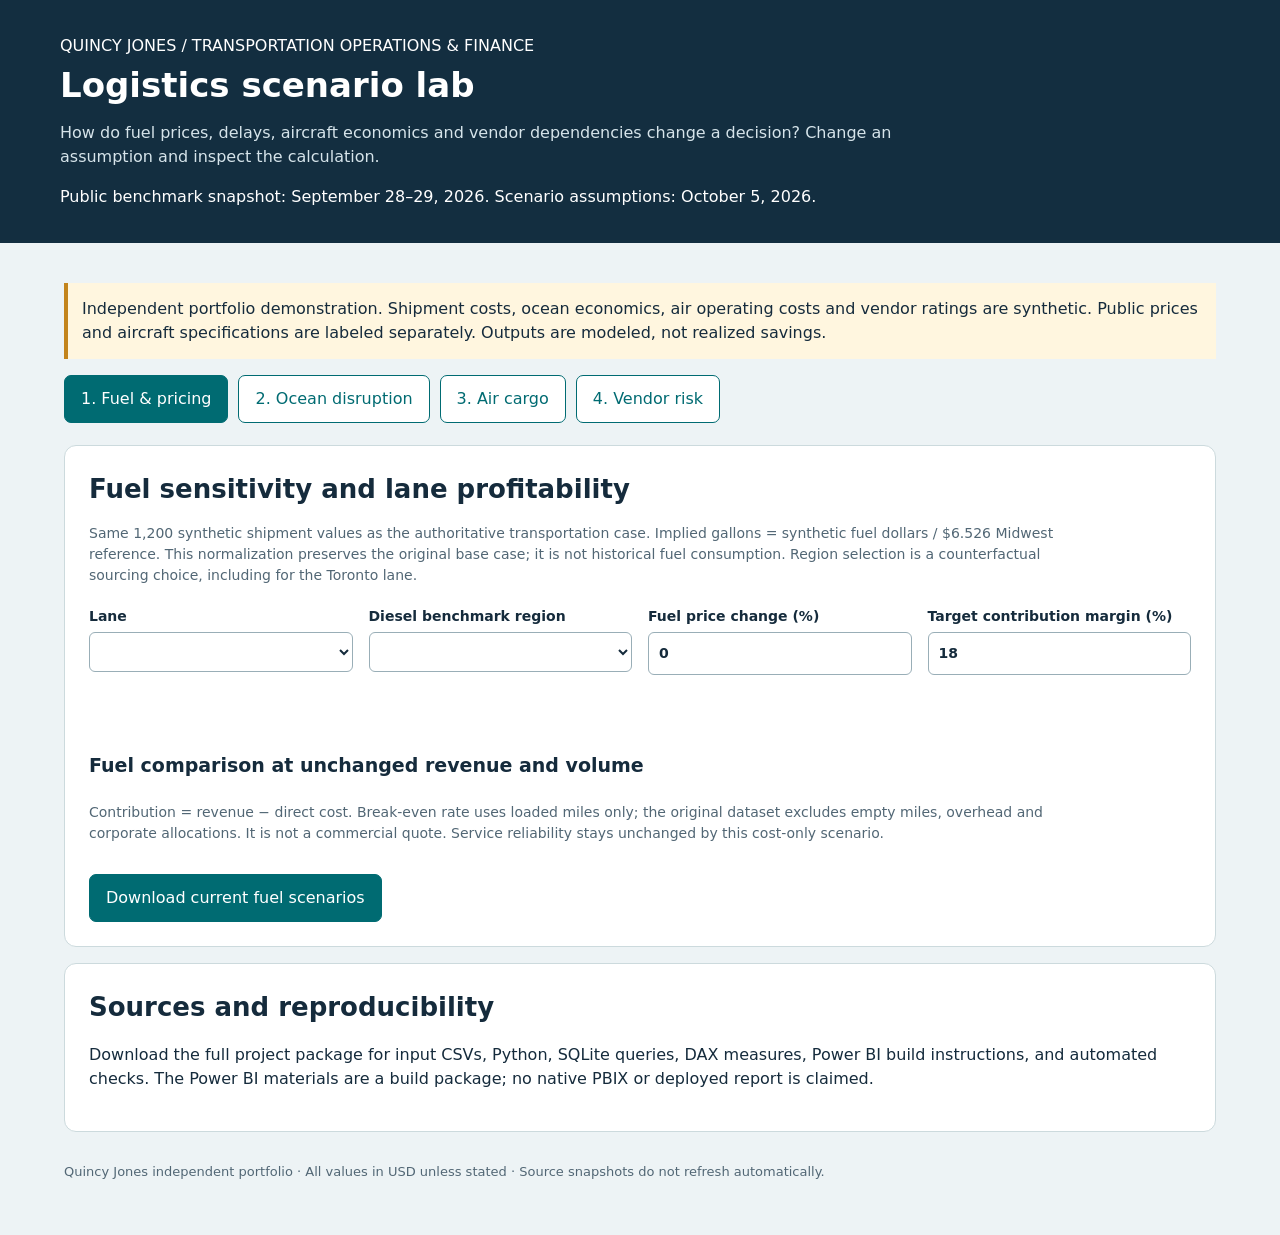
<file: projects/logistics-scenarios/dashboard_template.html>
<!doctype html>
<html lang="en"><head><meta charset="utf-8"><meta name="viewport" content="width=device-width,initial-scale=1">
<title>Logistics scenario lab | Quincy Jones</title>
<style>
:root{color-scheme:light;--ink:#152b3c;--muted:#526775;--accent:#006b72;--bg:#edf3f5;--line:#ccdadd}*{box-sizing:border-box}body{margin:0;background:var(--bg);color:var(--ink);font:16px/1.5 system-ui,sans-serif}header{background:#132e40;color:white;padding:34px max(24px,calc((100vw - 1160px)/2))}h1{font-size:34px;line-height:1.15;margin:8px 0}header p{max-width:900px;color:#d6e4ea}main{max-width:1200px;margin:auto;padding:24px}nav{display:flex;gap:10px;flex-wrap:wrap;margin-bottom:22px}button{border:1px solid var(--accent);background:white;color:var(--accent);border-radius:7px;padding:11px 16px;font:inherit;cursor:pointer}button[aria-selected=true],button.download{background:var(--accent);color:white}button:focus-visible,input:focus-visible,select:focus-visible{outline:3px solid #f9ae31;outline-offset:3px}.panel{display:none}.panel.active{display:block}.box{background:white;border:1px solid var(--line);border-radius:12px;padding:24px;margin:16px 0}h2{font-size:26px;margin:0 0 10px}h3{font-size:19px;margin:8px 0}.hint{color:var(--muted);font-size:14px;max-width:1000px}.controls{display:grid;grid-template-columns:repeat(auto-fit,minmax(210px,1fr));gap:16px;margin:20px 0}label{display:flex;flex-direction:column;gap:5px;font-size:14px;font-weight:600}input,select{font:inherit;color:var(--ink);border:1px solid #99aeb7;padding:10px;border-radius:6px;background:white;width:100%}.kpis{display:grid;grid-template-columns:repeat(auto-fit,minmax(190px,1fr));gap:12px}.kpi{border-left:4px solid var(--accent);background:#eff7f7;padding:16px}.kpi small{display:block;color:var(--muted)}.kpi strong{display:block;font-size:26px}.tablewrap{overflow:auto}table{border-collapse:collapse;width:100%;font-size:14px;white-space:nowrap}th,td{text-align:left;padding:11px;border-bottom:1px solid var(--line)}th{background:#eff4f6}td input{min-width:65px;width:75px;padding:6px}svg{width:100%;max-width:660px;height:170px;display:block}.error{color:#a02c22;font-weight:600;min-height:24px}.note{background:#fff6df;padding:14px;border-left:4px solid #c3841c}.sources a{color:var(--accent);overflow-wrap:anywhere}.sources li{margin:10px 0}footer{font-size:13px;color:var(--muted);margin:30px 0}.tabs-help{font-size:13px}.download{margin-top:16px}@media(max-width:600px){header{padding:24px}h1{font-size:28px}main{padding:14px}.box{padding:16px}.controls{grid-template-columns:1fr}.kpi strong{font-size:23px}}
</style></head><body>
<header><div>QUINCY JONES / TRANSPORTATION OPERATIONS & FINANCE</div><h1>Logistics scenario lab</h1><p>How do fuel prices, delays, aircraft economics and vendor dependencies change a decision? Change an assumption and inspect the calculation.</p><div>Public benchmark snapshot: September 28–29, 2026. Scenario assumptions: October 5, 2026.</div></header>
<main><p class="note">Independent portfolio demonstration. Shipment costs, ocean economics, air operating costs and vendor ratings are synthetic. Public prices and aircraft specifications are labeled separately. Outputs are modeled, not realized savings.</p>
<nav aria-label="Scenario models" role="tablist"><button role="tab" aria-selected="true" data-tab="fuel">1. Fuel & pricing</button><button role="tab" aria-selected="false" data-tab="ocean">2. Ocean disruption</button><button role="tab" aria-selected="false" data-tab="air">3. Air cargo</button><button role="tab" aria-selected="false" data-tab="vendor">4. Vendor risk</button></nav>
<section id="fuel" class="panel active" role="tabpanel"><div class="box"><h2>Fuel sensitivity and lane profitability</h2><p class="hint">Same 1,200 synthetic shipment values as the authoritative transportation case. Implied gallons = synthetic fuel dollars / $6.526 Midwest reference. This normalization preserves the original base case; it is not historical fuel consumption. Region selection is a counterfactual sourcing choice, including for the Toronto lane.</p>
<div class="controls"><label>Lane<select id="f-lane"></select></label><label>Diesel benchmark region<select id="f-region"></select></label><label>Fuel price change (%)<input id="f-shock" type="number" value="0" min="-100" step="1"></label><label>Target contribution margin (%)<input id="f-target" type="number" value="18" min="0" max="99.9" step="0.1"></label></div><p class="error" id="f-error" role="status"></p><div class="kpis" id="f-kpis"></div><p id="f-takeaway"></p><h3>Fuel comparison at unchanged revenue and volume</h3><div class="tablewrap" id="f-table"></div><div id="f-chart"></div><p class="hint">Contribution = revenue − direct cost. Break-even rate uses loaded miles only; the original dataset excludes empty miles, overhead and corporate allocations. It is not a commercial quote. Service reliability stays unchanged by this cost-only scenario.</p><button class="download" data-export="fuel">Download current fuel scenarios</button></div></section>
<section id="ocean" class="panel" role="tabpanel"><div class="box"><h2>Ocean freight and inventory delay</h2><p class="hint">Fictional shipment economics, separate from the trucking case. Annual carry rate includes financing and inventory costs; baseline transit carry is included once. Extra days add incremental carry, avoiding double counting.</p><div class="controls"><label>Shipment revenue (USD)<input id="o-revenue" type="number" value="18000" min="1"></label><label>Other shipment costs (USD)<input id="o-other" type="number" value="10000" min="0"></label><label>Baseline freight (USD)<input id="o-freight" type="number" value="4000" min="0"></label><label>Inventory value (USD)<input id="o-value" type="number" value="120000" min="0"></label><label>Annual carry rate (%)<input id="o-carry" type="number" value="20" min="0" max="100"></label><label>Baseline transit (days)<input id="o-days" type="number" value="25" min="0"></label><label>Freight rate change (%)<input id="o-shock" type="number" value="25" min="-100"></label><label>Extra transit days<input id="o-extra" type="number" value="10" min="0"></label></div><p class="error" id="o-error" role="status"></p><div class="kpis" id="o-kpis"></div><p id="o-takeaway"></p><div class="tablewrap" id="o-table"></div><p class="hint">Carry cost = inventory value × annual carry rate × transit days / 365. No demand elasticity, lost sales, taxes, demurrage or service penalty is assumed; add evidence before using commercially.</p><button class="download" data-export="ocean">Download current ocean scenarios</button></div></section>
<section id="air" class="panel" role="tabpanel"><div class="box"><h2>Air-cargo mission economics</h2><p class="hint">Compare two modeled missions at the same demand and distance. Published payload and range are screening ceilings; they do not establish a payload-range curve, net capacity after ULDs, dispatch feasibility or actual trip fuel.</p><div class="controls"><label>Route distance (km)<input id="a-distance" type="number" value="6000" min="1"></label><label>Route demand (metric tonnes)<input id="a-demand" type="number" value="80" min="0.1" step="1"></label><label>Reference trip fuel (kg, assumption)<input id="a-fuel" type="number" value="45000" min="1"></label><label>Jet fuel price (USD/kg, assumption)<input id="a-price" type="number" value="0.9" min="0" step="0.05"></label><label>Reference nonfuel cost (USD)<input id="a-other" type="number" value="30000" min="0"></label><label>A350F nonfuel premium (USD)<input id="a-premium" type="number" value="5000" min="0"></label><label>A350F fuel reduction (%, assumption)<input id="a-saving" type="number" value="20" min="0" max="99.9" step="1"></label></div><p class="error" id="a-error" role="status"></p><div class="kpis" id="a-kpis"></div><div class="tablewrap" id="a-table"></div><p id="a-takeaway"></p><p class="note">A350F was in flight testing at the source date. The selected fuel reduction is hypothetical, not a measured A350F-versus-777F result. Both operating-cost inputs require airline mission data before drawing a fleet investment conclusion.</p><p class="hint">Cost/tonne-mile = modeled trip cost / (carried metric tonnes × distance km / 1.609344). Fuel intensity = kg fuel / tonne-km. Utilization means payload utilization, not aircraft hours. Cost/tonne-mile is withheld if demand or distance exceeds the published ceiling. The reference uses Boeing's dated 2024 revenue-payload release, not its current gross structural-payload definition.</p><button class="download" data-export="air">Download current aircraft comparison</button></div></section>
<section id="vendor" class="panel" role="tabpanel"><div class="box"><h2>Vendor risk review</h2><p class="hint">Fictional vendors. Score each factor 0–100, with higher meaning greater risk. Ownership evaluates change-of-control clarity and governance evidence, not nationality. Scores are a transparent prioritization rubric, not probability of failure.</p><h3>Factor weights (must total 100%)</h3><div class="controls" id="v-weights"></div><div class="tablewrap" id="v-inputs"></div><p class="error" id="v-error" role="status"></p><div class="kpis" id="v-kpis"></div><div class="tablewrap" id="v-table"></div><p class="hint">Risk = weighted factor scores. 70+ triggers priority review; 40–69.99 review; below 40 monitor. Any missing factor keeps the score blank. Bounds assign 0 and 100 to missing factors to show uncertainty. These are illustrative thresholds; change them in assumptions.json and rebuild for another policy.</p><p>Evidence to collect: beneficial ownership and change-of-control terms; data permissions and retention; security control evidence and incident response; lane volume shares; substitutability, tested recovery and exit plans.</p><button class="download" data-export="vendor">Download current vendor review</button></div></section>
<div class="box sources"><h2>Sources and reproducibility</h2><ul id="sources"></ul><p>Download the full project package for input CSVs, Python, SQLite queries, DAX measures, Power BI build instructions, and automated checks. The Power BI materials are a build package; no native PBIX or deployed report is claimed.</p></div><footer>Quincy Jones independent portfolio · All values in USD unless stated · Source snapshots do not refresh automatically.</footer></main>
<script id="model-data" type="application/json">__DATA__</script><script>
'use strict';
const D=JSON.parse(document.getElementById('model-data').textContent),exportsNow={};
const $=id=>document.getElementById(id),money=n=>new Intl.NumberFormat('en-US',{style:'currency',currency:'USD',maximumFractionDigits:2}).format(n),pct=n=>(100*n).toFixed(1)+'%',num=n=>Number(n).toLocaleString('en-US',{maximumFractionDigits:2});
const factors=Object.keys(D.assumptions.vendor_weights),factorLabels=['Ownership','Data access','Cybersecurity','Route concentration','Operational dependency'];
function input(id,min=0,max=Infinity){const raw=$(id).value;if(raw.trim()==='')throw Error('Fill every required assumption.');const n=Number(raw);if(!Number.isFinite(n)||n<min||n>max)throw Error('Check input bounds: '+$(id).closest('label')?.firstChild.textContent);return n;}
function table(id,heads,rows){$(id).innerHTML='<table><thead><tr>'+heads.map(h=>'<th scope="col">'+h+'</th>').join('')+'</tr></thead><tbody>'+rows.map(r=>'<tr>'+r.map(c=>'<td>'+c+'</td>').join('')+'</tr>').join('')+'</tbody></table>';}
function kpis(id,items){$(id).innerHTML=items.map(([label,value])=>'<div class="kpi"><small>'+label+'</small><strong>'+value+'</strong></div>').join('');}
function guard(prefix,fn){try{$(prefix+'-error').textContent='';fn();}catch(e){$(prefix+'-error').textContent=e.message;exportsNow[{f:'fuel',o:'ocean',a:'air',v:'vendor'}[prefix]]=null;$(prefix+'-kpis').innerHTML='';$(prefix+'-table').innerHTML='';if($(prefix+'-chart'))$(prefix+'-chart').innerHTML='';if($(prefix+'-takeaway'))$(prefix+'-takeaway').textContent='';}}
function fuelCalc(base,price,target){const reference=Number(D.diesel.find(x=>x.region===D.assumptions.diesel_reference_region).usd_per_gallon),fuel=base.base_fuel_usd*price/reference,cost=base.nonfuel_cost_usd+fuel,profit=base.revenue_usd-cost;return {diesel_usd_per_gallon:price,revenue_usd:base.revenue_usd,scenario_fuel_usd:fuel,direct_cost_usd:cost,contribution_usd:profit,contribution_margin:profit/base.revenue_usd,margin_per_load_usd:profit/base.shipments,break_even_rate_usd_per_loaded_mile:cost/base.loaded_miles,target_rate_usd_per_loaded_mile:cost/(1-target)/base.loaded_miles};}
function renderFuel(){guard('f',()=>{const lanes=D.base_lanes.filter(x=>$('f-lane').value==='All lanes'||x.lane===$('f-lane').value),base={};for(const k of ['base_fuel_usd','nonfuel_cost_usd','revenue_usd','loaded_miles','shipments'])base[k]=lanes.reduce((s,r)=>s+r[k],0);const region=$('f-region').value,price=Number(D.diesel.find(x=>x.region===region).usd_per_gallon),shock=input('f-shock',-100)/100,target=input('f-target',0,99.9)/100,active=fuelCalc(base,price*(1+shock),target);kpis('f-kpis',[['Contribution margin',pct(active.contribution_margin)],['Contribution / load',money(active.margin_per_load_usd)],['Break-even / loaded mile',money(active.break_even_rate_usd_per_loaded_mile)],['Target rate / loaded mile',money(active.target_rate_usd_per_loaded_mile)]]);const rows=[-.1,0,.1].map(s=>({region,shock:s,lane:$('f-lane').value,...fuelCalc(base,price*(1+s),target)}));exportsNow.fuel=[{region,shock,lane:$('f-lane').value,case:'Active',...active},...rows];table('f-table',['Fuel case','Diesel / gal','Contribution','Margin','Break-even / mile'],rows.map((r,i)=>[['−10%','Base','+10%'][i],money(r.diesel_usd_per_gallon),money(r.contribution_usd),pct(r.contribution_margin),money(r.break_even_rate_usd_per_loaded_mile)]));const max=Math.max(1,...rows.map(r=>Math.abs(r.contribution_usd)));$('f-chart').innerHTML='<svg viewBox="0 0 660 170" role="img" aria-label="Fuel scenario contribution bars">'+rows.map((r,i)=>'<text x="0" y="'+(34+i*48)+'" font-size="14">'+['−10%','Base','+10%'][i]+'</text><rect x="65" y="'+(14+i*48)+'" width="'+Math.abs(r.contribution_usd)/max*390+'" height="30" fill="'+(r.contribution_usd<0?'#a02c22':'#006b72')+'"/><text x="470" y="'+(34+i*48)+'" font-size="14">'+money(r.contribution_usd)+'</text>').join('')+'</svg>';$('f-takeaway').textContent='At '+num(shock*100)+'% fuel change, modeled contribution is '+money(active.contribution_usd)+'. Pricing review should also include empty miles, contracts and service recovery.';});}
function oceanCalc(a,shock,extra){const carry=a.value*a.carry*a.days/365,increment=a.value*a.carry*extra/365,freight=a.freight*(1+shock),cost=a.other+freight+carry+increment,erosion=freight-a.freight+increment;return {rate_change:shock,extra_days:extra,revenue_usd:a.revenue,baseline_carry_usd:carry,scenario_freight_usd:freight,extra_carry_usd:increment,total_cost_usd:cost,contribution_usd:a.revenue-cost,margin:(a.revenue-cost)/a.revenue,margin_erosion_usd:erosion,margin_erosion_pp:erosion/a.revenue*100,total_transit_days:a.days+extra};}
function renderOcean(){guard('o',()=>{const a={revenue:input('o-revenue',.01),other:input('o-other'),freight:input('o-freight'),value:input('o-value'),carry:input('o-carry',0,100)/100,days:input('o-days')},shock=input('o-shock',-100)/100,extra=input('o-extra'),active=oceanCalc(a,shock,extra),base=oceanCalc(a,0,0);exportsNow.ocean=[{case:'Base',...base},{case:'Active',...active}];kpis('o-kpis',[['Extra inventory carry',money(active.extra_carry_usd)],['Margin erosion',money(active.margin_erosion_usd)],['Contribution margin',pct(active.margin)],['Transit days',num(active.total_transit_days)]]);table('o-table',['Case','Freight','Carry cost','Contribution','Margin'],exportsNow.ocean.map(r=>[r.case,money(r.scenario_freight_usd),money(r.baseline_carry_usd+r.extra_carry_usd),money(r.contribution_usd),pct(r.margin)]));$('o-takeaway').textContent='The active case changes modeled margin by '+num(-active.margin_erosion_pp)+' percentage points. Compare rerouting cost with incremental carry and separately documented service penalties.';});}
function airCalc(a,ac,saving){const payload=Number(ac.reported_payload_tonnes),range=Number(ac.range_km),carried=Math.min(a.demand,payload),fuel=a.fuel*(1-saving),cost=fuel*a.price+a.other+(ac.aircraft==='A350F'?a.premium:0),feasible=a.distance<=range&&a.demand<=payload;return {aircraft:ac.aircraft,distance_km:a.distance,demand_tonnes:a.demand,modeled_carried_tonnes:carried,payload_utilization:carried/payload,range_utilization:a.distance/range,fuel_saving_assumption:saving,modeled_fuel_kg:fuel,trip_cost_usd:cost,unserved_tonnes:Math.max(0,a.demand-payload),tonne_miles:carried*a.distance/1.609344,cost_usd_per_tonne_mile:feasible?cost/(carried*a.distance/1.609344):null,fuel_kg_per_tonne_km:feasible?fuel/(carried*a.distance):null,feasibility:feasible?'Within published ceilings':'Requires mission review'};}
function renderAir(){guard('a',()=>{const a={distance:input('a-distance',.01),demand:input('a-demand',.01),fuel:input('a-fuel',.01),price:input('a-price'),other:input('a-other'),premium:input('a-premium')},saving=input('a-saving',0,99.9)/100,rows=D.aircraft.map(ac=>airCalc(a,ac,ac.aircraft==='A350F'?saving:0));exportsNow.air=rows;const valid=rows.every(r=>r.cost_usd_per_tonne_mile!==null);kpis('a-kpis',[['Reference cost / tonne-mile',rows[0].cost_usd_per_tonne_mile===null?'Withheld':money(rows[0].cost_usd_per_tonne_mile)],['A350F cost / tonne-mile',rows[1].cost_usd_per_tonne_mile===null?'Withheld':money(rows[1].cost_usd_per_tonne_mile)],['Modeled fuel reduction',pct(saving)],['Same-demand cost difference',valid?money(rows[0].trip_cost_usd-rows[1].trip_cost_usd):'Review mission']]);table('a-table',['Aircraft','Payload ceiling (t)','Range (km)','Payload use','Fuel kg / t-km','Trip cost','Mission screen'],rows.map((r,i)=>[r.aircraft,D.aircraft[i].reported_payload_tonnes,num(D.aircraft[i].range_km),pct(r.payload_utilization),r.fuel_kg_per_tonne_km===null?'Withheld':r.fuel_kg_per_tonne_km.toFixed(4),money(r.trip_cost_usd),r.feasibility]));$('a-takeaway').textContent=valid?'Both examples serve the same modeled demand. A higher nonfuel premium or lower fuel reduction can reverse the cost ranking. Validate mission fuel and net payload before recommending aircraft.':'A route exceeds a published ceiling. Unit economics are withheld for that aircraft; no nonstop recommendation is supported.';});}
function vendorCalc(v,weights){let low=0,high=0,missing=[];for(const k of factors){if(v[k]===null){missing.push(k);high+=weights[k]*100;}else{low+=weights[k]*v[k];high+=weights[k]*v[k];}}const score=missing.length?null:low;return {vendor_id:v.vendor_id,vendor_name:v.vendor_name,risk_score:score,risk_lower_bound:low,risk_upper_bound:high,missing_factors:missing.join(','),review_status:score===null?'Evidence needed':score>=D.assumptions.vendor_thresholds.priority?'Priority review':score>=D.assumptions.vendor_thresholds.review?'Review':'Monitor'};}
function renderVendor(){guard('v',()=>{const weights={};for(const k of factors)weights[k]=input('w-'+k,0,100)/100;if(Math.abs(Object.values(weights).reduce((s,n)=>s+n,0)-1)>1e-9)throw Error('Vendor factor weights must total 100%.');const rows=D.vendors.map((v,i)=>{const vv={vendor_id:v.vendor_id,vendor_name:v.vendor_name};for(const k of factors){const raw=$('v-'+i+'-'+k).value;vv[k]=raw.trim()===''?null:input('v-'+i+'-'+k,0,100);}return vendorCalc(vv,weights);});exportsNow.vendor=rows;kpis('v-kpis',[['Vendors assessed',num(rows.length)],['Priority reviews',num(rows.filter(r=>r.review_status==='Priority review').length)],['Missing evidence',num(rows.filter(r=>r.risk_score===null).length)]]);table('v-table',['Vendor','Risk / 100','Possible range','Next action'],rows.map(r=>[r.vendor_name,r.risk_score===null?'Incomplete':num(r.risk_score),num(r.risk_lower_bound)+'–'+num(r.risk_upper_bound),r.review_status]));});}
$('f-lane').innerHTML=['All lanes',...D.base_lanes.map(x=>x.lane)].map(x=>'<option>'+x+'</option>').join('');$('f-region').innerHTML=D.diesel.map(x=>'<option>'+x.region+'</option>').join('');$('f-region').value=D.assumptions.diesel_reference_region;
$('v-weights').innerHTML=factors.map((k,i)=>'<label>'+factorLabels[i]+' (%)<input id="w-'+k+'" type="number" min="0" max="100" value="'+D.assumptions.vendor_weights[k]*100+'"></label>').join('');
table('v-inputs',['Fictional vendor',...factorLabels],D.vendors.map((v,i)=>[v.vendor_name,...factors.map(k=>'<input aria-label="'+v.vendor_name+' '+k+' risk" id="v-'+i+'-'+k+'" type="number" min="0" max="100" value="'+v[k]+'">')]));
$('sources').innerHTML=D.sources.map(s=>'<li><a href="'+s.url+'">'+s.publisher+'</a> ('+s.source_date+'). '+s.scope+'</li>').join('');
for(const b of document.querySelectorAll('[data-tab]'))b.addEventListener('click',()=>{for(const x of document.querySelectorAll('[data-tab]'))x.setAttribute('aria-selected',String(x===b));for(const p of document.querySelectorAll('.panel'))p.classList.toggle('active',p.id===b.dataset.tab);});
document.querySelectorAll('input,select').forEach(el=>el.addEventListener('input',()=>{renderFuel();renderOcean();renderAir();renderVendor();}));
for(const b of document.querySelectorAll('[data-export]'))b.addEventListener('click',()=>{const rows=exportsNow[b.dataset.export];if(!rows){alert('Correct missing or invalid inputs before exporting.');return;}const keys=Object.keys(rows[0]),escape=x=>'"'+String(x??'').replaceAll('"','""')+'"',csv=[keys,...rows.map(r=>keys.map(k=>r[k]))].map(r=>r.map(escape).join(',')).join('\r\n'),url=URL.createObjectURL(new Blob([csv],{type:'text/csv'})),a=document.createElement('a');a.href=url;a.download=b.dataset.export+'_current_scenario.csv';a.click();URL.revokeObjectURL(url);});
const initial={'f-target':D.assumptions.target_margin*100,'o-revenue':D.assumptions.ocean.revenue_usd,'o-other':D.assumptions.ocean.nonfreight_cost_usd,'o-freight':D.assumptions.ocean.freight_usd,'o-value':D.assumptions.ocean.inventory_value_usd,'o-carry':D.assumptions.ocean.annual_carry_rate*100,'o-days':D.assumptions.ocean.baseline_transit_days,'a-distance':D.assumptions.air.distance_km,'a-demand':D.assumptions.air.demand_tonnes,'a-fuel':D.assumptions.air.reference_fuel_kg,'a-price':D.assumptions.air.fuel_usd_per_kg,'a-other':D.assumptions.air.nonfuel_trip_cost_usd,'a-premium':D.assumptions.air.a350f_nonfuel_premium_usd,'a-saving':D.assumptions.air.a350f_fuel_saving_assumption*100};
for(const [id,value] of Object.entries(initial))$(id).value=value;
renderFuel();renderOcean();renderAir();renderVendor();
</script></body></html>
</file>
